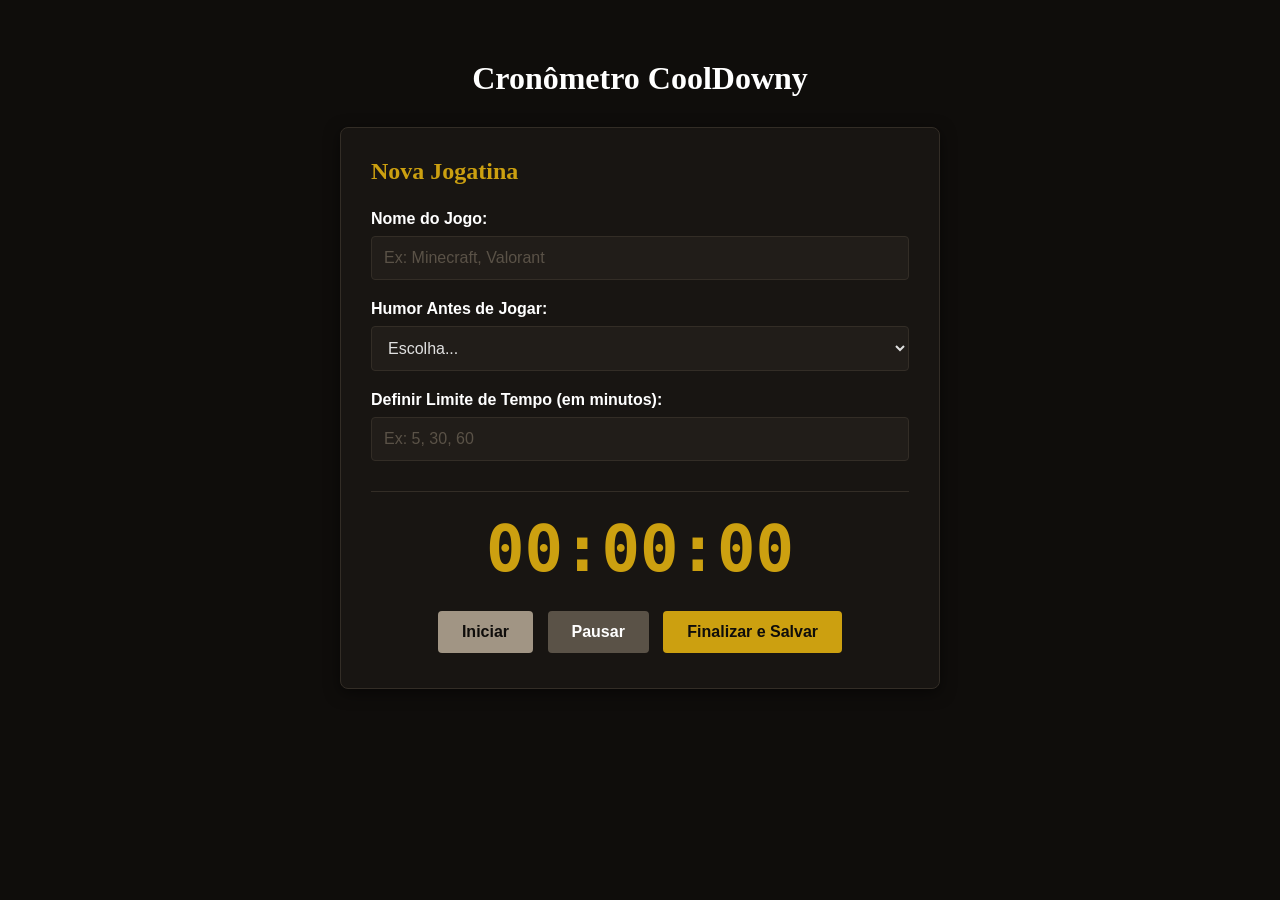
<file: index.html>
<!DOCTYPE html>
<html lang="pt-BR">
<head>
    <meta charset="UTF-8">
    <meta name="viewport" content="width=device-width, initial-scale=1.0">
    <title>CoolDowny</title>
    <style>
        body { 
            font-family: 'Segoe UI', Tahoma, Geneva, Verdana, sans-serif; 
            background-color: #0f0d0b; 
            color: #ffffff; 
            padding: 20px; 
            margin: 0;
        }
        
        .container { 
            max-width: 600px; 
            margin: 40px auto; 
        }

        h1 {
            font-family: Georgia, serif;
            color: #ffffff;
            text-align: center;
            margin-bottom: 30px;
        }

        .bloco { 
            background-color: #181512; 
            padding: 30px; 
            border-radius: 8px; 
            border: 1px solid #332d26;
            box-shadow: 0 4px 15px rgba(0,0,0,0.5);
        }
        
        h2 { 
            font-family: Georgia, serif;
            color: #cca010; 
            margin-top: 0;
            margin-bottom: 25px;
        }
        
        .campo { 
            margin-bottom: 20px; 
        }
        
        label { 
            display: block; 
            margin-bottom: 8px; 
            font-weight: bold; 
            color: #ffffff;
        }
        
        input, select { 
            padding: 12px; 
            width: 100%; 
            box-sizing: border-box; 
            background-color: #211d19; 
            color: #e0e0e0; 
            border: 1px solid #332d26; 
            border-radius: 4px;
            font-family: 'Segoe UI', sans-serif;
            font-size: 1rem;
        }

        input::placeholder {
            color: #5a5247;
        }
        
        /* Área do Cronômetro */
        .cronometro-box { 
            text-align: center; 
            margin-top: 30px; 
            padding-top: 20px;
            border-top: 1px solid #332d26;
        }
        
        .display { 
            font-size: 4rem; 
            font-family: monospace; 
            color: #cca010; 
            margin-bottom: 20px; 
            font-weight: bold;
        }

        /* Alerta visual para quando o tempo for excedido */
        .display.excedido {
            color: #ff4a4a;
        }
        
        button { 
            font-family: 'Segoe UI', sans-serif;
            padding: 12px 24px; 
            margin: 5px; 
            cursor: pointer; 
            font-weight: bold; 
            border-radius: 4px; 
            border: none; 
            font-size: 1rem;
            transition: background-color 0.2s ease, transform 0.1s ease;
        }
        
        .btn-play { 
            background-color: #a19584; 
            color: #0f0d0b; 
        }
        .btn-play:hover {
            background-color: #bcaba4;
        }

        .btn-pause { 
            background-color: #5a5247; 
            color: #ffffff; 
        }
        .btn-pause:hover {
            background-color: #72685b;
        }

        .btn-salvar { 
            background-color: #cca010; 
            color: #0f0d0b; 
        }
        .btn-salvar:hover { 
            background-color: #e6b312; 
        }
    </style>
</head>
<body>

<div class="container">
    <h1>Cronômetro CoolDowny</h1>

    <div class="bloco">
        <h2>Nova Jogatina</h2>
        
        <form onsubmit="salvarSessao(event)">
            <div class="campo">
                <label>Nome do Jogo:</label>
                <input type="text" id="input-jogo" required placeholder="Ex: Minecraft, Valorant">
            </div>

            <div class="campo">
                <label>Humor Antes de Jogar:</label>
                <select id="select-humor" required>
                    <option value="" style="color: #5a5247;">Escolha...</option>
                    <option value="Feliz">Feliz / Relaxado</option>
                    <option value="Ansioso">Ansioso</option>
                    <option value="Cansado">Cansado</option>
                    <option value="Estressado">Estressado</option>
                </select>
            </div>

            <div class="campo">
                <label>Definir Limite de Tempo (em minutos):</label>
                <input type="number" id="input-limite" min="1" placeholder="Ex: 5, 30, 60">
            </div>

            <div class="cronometro-box">
                <div class="display" id="display-tempo">00:00:00</div>
                
                <button type="button" class="btn-play" onclick="iniciarCronometro()">Iniciar</button>
                <button type="button" class="btn-pause" onclick="pausarCronometro()">Pausar</button>
                <button type="submit" class="btn-salvar">Finalizar e Salvar</button>
            </div>
        </form>
    </div>
</div>

<script>
    const URL_API = 'http://localhost:3000/sessoes';
    let segundosContados = 0;
    let segundosExcedidos = 0; // Nova variável para armazenar o tempo extra
    let intervaloDoTimer = null;
    let alertaDisparado = false; // Evita que o áudio e o alert travem o navegador em loop

    /* LÓGICA DO CRONÔMETRO */
    function iniciarCronometro() {
        if (intervaloDoTimer !== null) return; 

        intervaloDoTimer = setInterval(function() {
            segundosContados++;
            
            const limiteMinutos = document.getElementById('input-limite').value;
            
            if (limiteMinutos) {
                const limiteSegundos = limiteMinutos * 60;
                
                // Se passou do limite
                if (segundosContados > limiteSegundos) {
                    segundosExcedidos++;
                    document.getElementById('display-tempo').classList.add('excedido');
                    
                    // Dispara o alerta apenas na primeira vez que ultrapassar
                    if (!alertaDisparado) {
                        alertaDisparado = true;
                        
                        // Som de alerta
                        let audioCtx = new (window.AudioContext || window.webkitAudioContext)();
                        let osc = audioCtx.createOscillator();
                        osc.connect(audioCtx.destination);
                        osc.start();
                        osc.stop(0.5); 

                        // O alert é opcional aqui, pois ele pausa a execução do JS enquanto aberto.
                        // Se preferir que o tempo continue contando de fundo mesmo com o alert na tela,
                        // o ideal seria usar um modal customizado, mas mantive o alert para seguir seu padrão:
                        setTimeout(() => { 
                            alert("Alerta: Você atingiu o limite de tempo estipulado para a jogatina!"); 
                        }, 10);
                    }
                }
            }

            document.getElementById('display-tempo').innerText = converterSegundosParaTexto(segundosContados);
        }, 1000);
    }

    function pausarCronometro() {
        clearInterval(intervaloDoTimer);
        intervaloDoTimer = null;
    }

    function converterSegundosParaTexto(totalSegundos) {
        let horas = Math.floor(totalSegundos / 3600);
        let minutos = Math.floor((totalSegundos % 3600) / 60);
        let segundos = totalSegundos % 60;

        if (horas < 10) horas = "0" + horas;
        if (minutos < 10) minutos = "0" + minutos; // Corrigido o bug do 'minutes'
        if (segundos < 10) segundos = "0" + segundos;

        return horas + ":" + minutos + ":" + segundos;
    }

    /* ENVIO PARA O SERVIDOR */
    function salvarSessao(evento) {
        evento.preventDefault(); 
        pausarCronometro();

        const nomeJogo = document.getElementById('input-jogo').value;
        const humorAntes = document.getElementById('select-humor').value;

        // O objeto agora envia também o tempo excedido
        const novaJogatina = {
            jogo: nomeJogo,
            humor: humorAntes,
            tempo: segundosContados,
            tempoExcedido: segundosExcedidos // Adicionado aqui
        };

        fetch(URL_API, {
            method: 'POST',
            headers: { 'Content-Type': 'application/json' },
            body: JSON.stringify(novaJogatina)
        })
        .then(function() {
            alert("Sucesso! Jogatina salva no servidor.");
            
            // Resetando todas as variáveis de controle
            segundosContados = 0;
            segundosExcedidos = 0;
            alertaDisparado = false;
            
            document.getElementById('display-tempo').classList.remove('excedido');
            document.getElementById('display-tempo').innerText = "00:00:00";
            document.getElementById('input-jogo').value = "";
            document.getElementById('select-humor').value = "";
            document.getElementById('input-limite').value = "";
        })
        .catch(function(erro) {
            console.error("Erro ao salvar:", erro);
            alert("Não foi possível conectar ao JSONServer. Verifique se ele está rodando.");
        });
    }
</script>
</body>
</html>
</file>
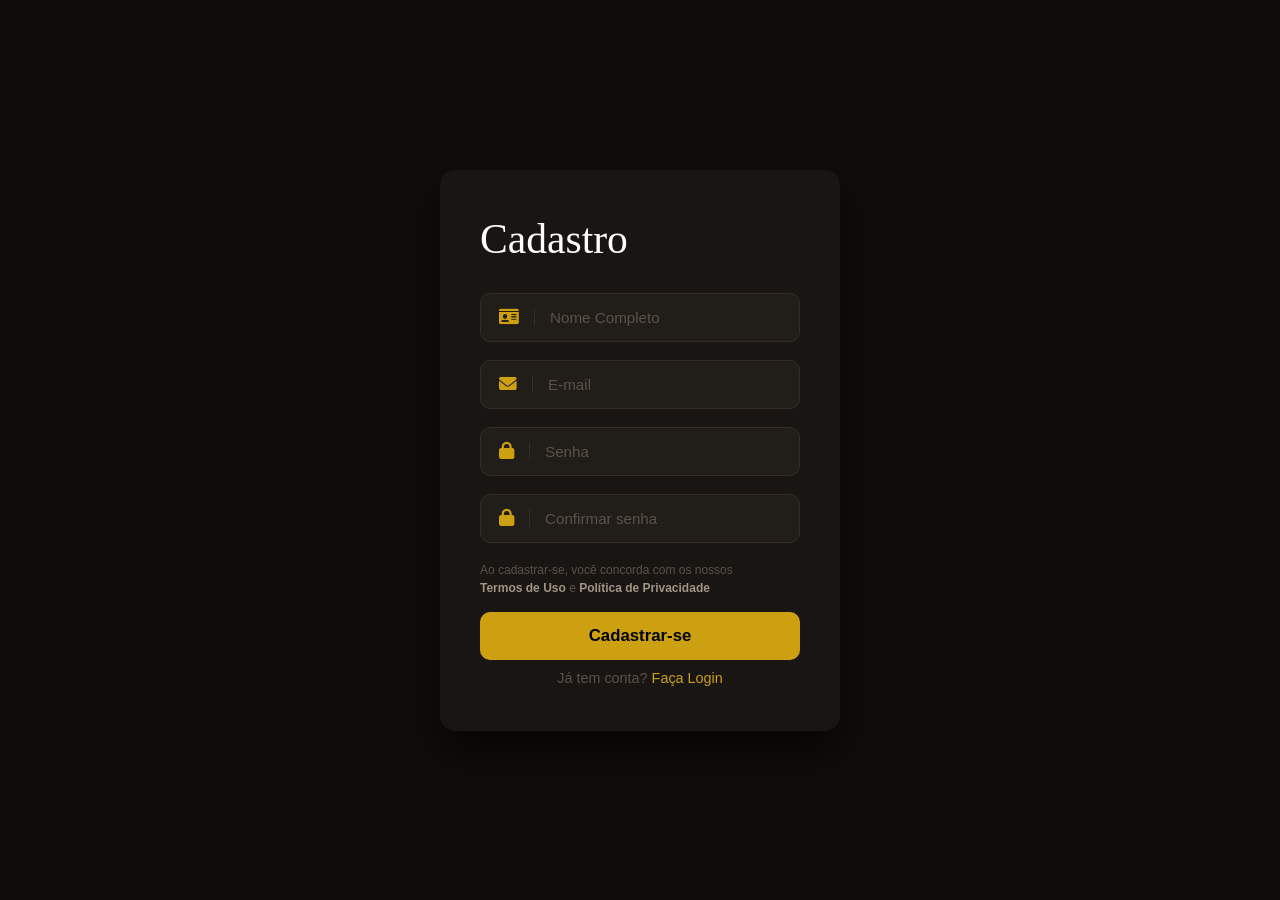
<file: cadastro.html>
<!DOCTYPE html>
<html lang="pt-br">
<head>
    <meta charset="UTF-8">
    <title>Cadastro</title>
    <link rel="stylesheet" href="css/cadastro.css">
    <link rel="stylesheet" href="https://cdnjs.cloudflare.com/ajax/libs/font-awesome/6.0.0/css/all.min.css">
</head>
<body>
    <div class="card">
        <h1>Cadastro</h1>
        <form id="formCadastro">
            <div class="input-box"><i class="fa-solid fa-id-card"></i><input type="text" id="nome" placeholder="Nome Completo" required autocomplete="off"></div>
            <div class="input-box"><i class="fa-solid fa-envelope"></i><input type="email" id="email" placeholder="E-mail" required autocomplete="off"></div>
            <div class="input-box"><i class="fa-solid fa-lock"></i><input type="password" id="senha" placeholder="Senha" required></div>
            <div class="input-box"><i class="fa-solid fa-lock"></i><input type="password" id="confirmar" placeholder="Confirmar senha" required></div>
            
            <p class="terms">Ao cadastrar-se, você concorda com os nossos <br> <strong>Termos de Uso</strong> e <strong>Política de Privacidade</strong></p>
            
            <button type="submit" class="btn">Cadastrar-se</button>
            <p class="link">Já tem conta? <a href="login.html">Faça Login</a></p>
        </form>
    </div>

    <script>
        const form = document.getElementById('formCadastro');

        form.onsubmit = function(event) {
            event.preventDefault();

            const nome = document.getElementById('nome').value;
            const email = document.getElementById('email').value;
            const senha = document.getElementById('senha').value;
            const confirmar = document.getElementById('confirmar').value;

            if (senha !== confirmar) {
                alert("As senhas não coincidem!");
                return;
            }

            const novoUsuario = { nome, email, senha };

            fetch('http://localhost:3000/usuarios', {
                method: 'POST',
                headers: {
                    'Content-Type': 'application/json'
                },
                body: JSON.stringify(novoUsuario)
            })
            .then(resposta => {
                if (!resposta.ok) throw new Error('Erro ao salvar');
                return resposta.json();
            })
            .then(usuarioSalvo => {
                const usuarioLogado = { nome: usuarioSalvo.nome, email: usuarioSalvo.email, id: usuarioSalvo.id };
                localStorage.setItem('usuarioLogado', JSON.stringify(usuarioLogado));
                alert("Cadastrado com sucesso!");
                window.location.href = "inicio.html";
            })
            .catch(erro => {
                alert("Erro ao salvar o usuário. Verifique se o json-server está rodando (npm run server).");
                console.error(erro);
            });
        };
    </script>
</body>
</html>
</file>
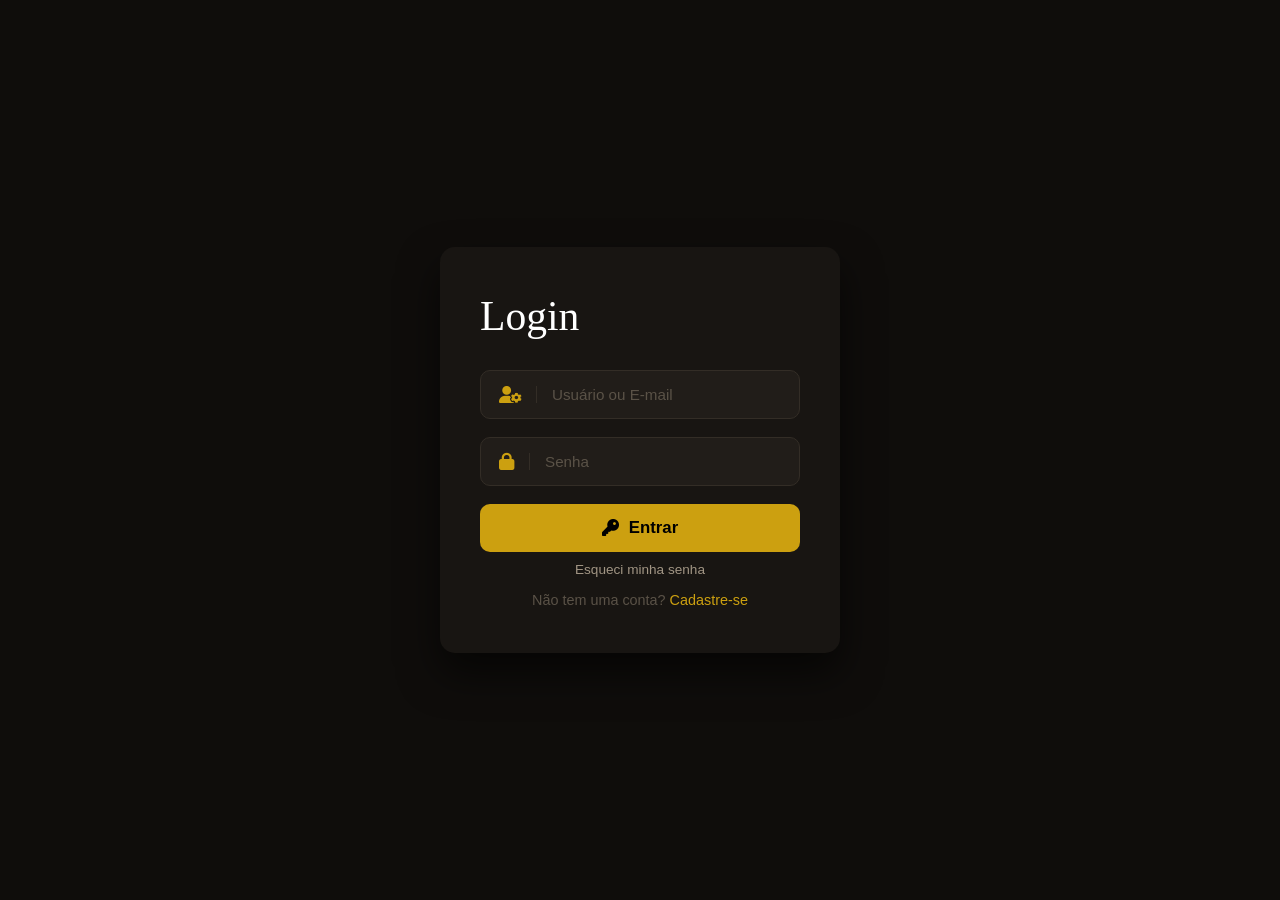
<file: login.html>
<!DOCTYPE html>
<html lang="pt-br">
<head>
    <meta charset="UTF-8">
    <title>Login</title>
    <link rel="stylesheet" href="css/login.css">
    <link rel="stylesheet" href="https://cdnjs.cloudflare.com/ajax/libs/font-awesome/6.0.0/css/all.min.css">
</head>
<body>
    <div class="card">
        <h1>Login</h1>
        <form id="formLogin">
            <div class="input-box"><i class="fa-solid fa-user-gear"></i><input type="text" id="loginUser" placeholder="Usuário ou E-mail" required autocomplete="off"></div>
            <div class="input-box"><i class="fa-solid fa-lock"></i><input type="password" id="loginSenha" placeholder="Senha" required></div>
            
            <button type="submit" class="btn"><i class="fa-solid fa-key"></i> Entrar</button>
            
            <a href="#" class="forgot">Esqueci minha senha</a>
            <p class="link">Não tem uma conta? <a href="cadastro.html">Cadastre-se</a></p>
        </form>
    </div>

    <script>
        const form = document.getElementById('formLogin');

        form.onsubmit = function(event) {
            event.preventDefault();

            const usuarioDigitado = document.getElementById('loginUser').value;
            const senhaDigitada = document.getElementById('loginSenha').value;

            fetch('http://localhost:3000/usuarios')
            .then(resposta => resposta.json())
            .then(listaUsuarios => {
                const usuarioEncontrado = listaUsuarios.find(user => 
                    (user.email === usuarioDigitado || user.nome === usuarioDigitado) && user.senha === senhaDigitada
                );

                if (usuarioEncontrado) {
                    const usuarioLogado = { nome: usuarioEncontrado.nome, email: usuarioEncontrado.email, id: usuarioEncontrado.id };
                    localStorage.setItem('usuarioLogado', JSON.stringify(usuarioLogado));
                    alert("Login aceito! Bem-vindo, " + usuarioEncontrado.nome);
                    window.location.href = "inicio.html";
                } else {
                    alert("Usuário ou senha incorretos.");
                }
            })
            .catch(erro => {
                alert("Erro ao conectar com o servidor. Verifique se o json-server está rodando (npm run server).");
                console.error(erro);
            });
        };
    </script>
</body>
</html>
</file>
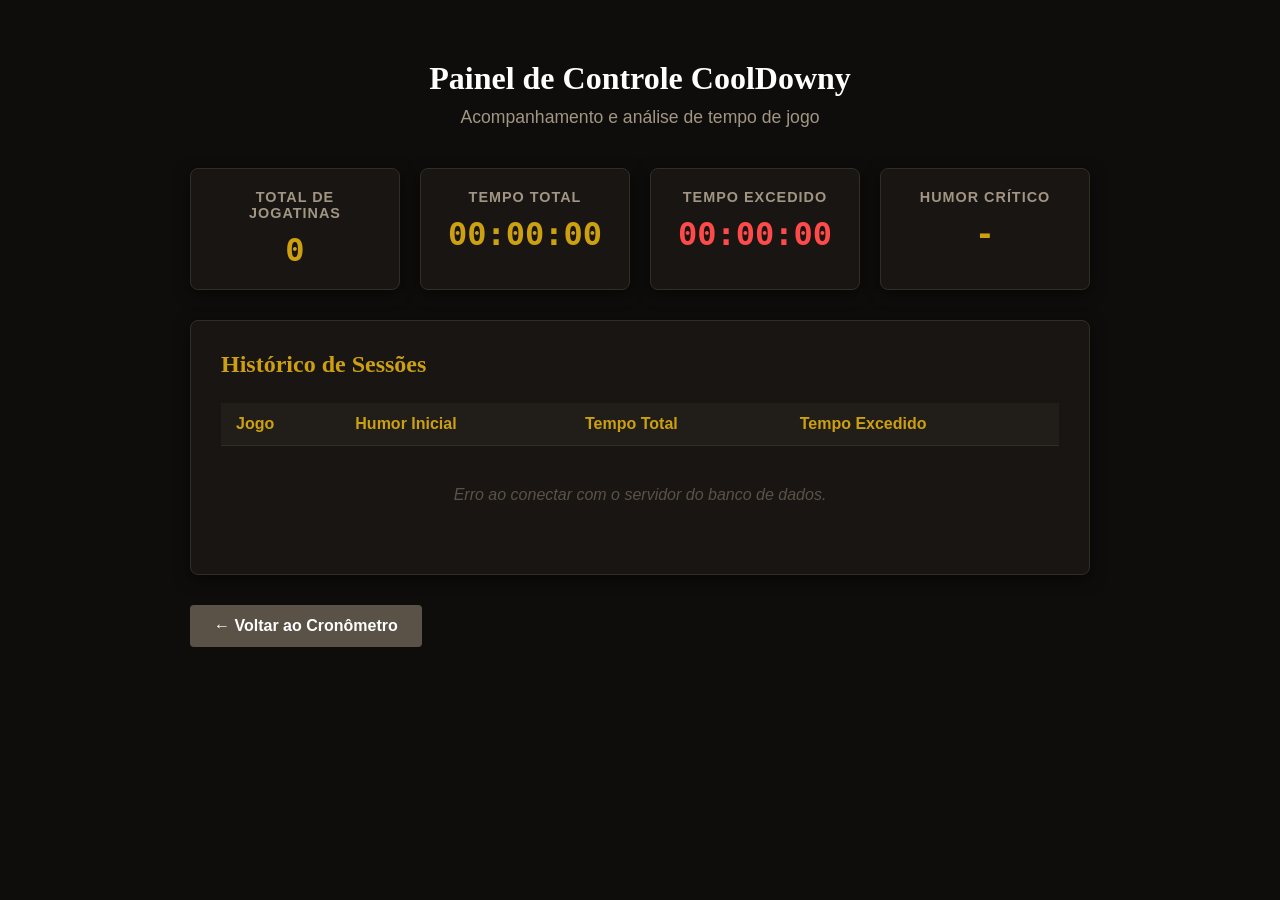
<file: relatorio.html>
<!DOCTYPE html>
<html lang="pt-BR">
<head>
    <meta charset="UTF-8">
    <meta name="viewport" content="width=device-width, initial-scale=1.0">
    <title>CoolDowny - Relatórios e Estatísticas</title>
    <style>
        body { 
            font-family: 'Segoe UI', Tahoma, Geneva, Verdana, sans-serif; 
            background-color: #0f0d0b; 
            color: #ffffff; 
            padding: 20px; 
            margin: 0;
        }
        
        .container { 
            max-width: 900px; 
            margin: 40px auto; 
        }

        h1 {
            font-family: Georgia, serif;
            color: #ffffff;
            text-align: center;
            margin-bottom: 10px;
        }

        .subtitulo {
            text-align: center;
            color: #a19584;
            margin-bottom: 40px;
            font-size: 1.1rem;
        }

        /* Grid de Cards de Destaque */
        .dashboard-cards {
            display: grid;
            grid-template-columns: repeat(auto-fit, minmax(200px, 1fr));
            gap: 20px;
            margin-bottom: 30px;
        }

        .card {
            background-color: #181512;
            border: 1px solid #332d26;
            border-radius: 8px;
            padding: 20px;
            text-align: center;
            box-shadow: 0 4px 15px rgba(0,0,0,0.5);
        }

        .card h3 {
            margin: 0 0 10px 0;
            color: #a19584;
            font-size: 0.9rem;
            text-transform: uppercase;
            letter-spacing: 1px;
        }

        .card .valor {
            font-size: 2rem;
            font-family: monospace;
            color: #cca010;
            font-weight: bold;
        }

        .card .valor.alerta {
            color: #ff4a4a;
        }

        .bloco { 
            background-color: #181512; 
            padding: 30px; 
            border-radius: 8px; 
            border: 1px solid #332d26;
            box-shadow: 0 4px 15px rgba(0,0,0,0.5);
            margin-bottom: 30px;
        }
        
        h2 { 
            font-family: Georgia, serif;
            color: #cca010; 
            margin-top: 0;
            margin-bottom: 25px;
        }

        /* Estilização da Tabela */
        .tabela-container {
            overflow-x: auto;
        }

        table {
            width: 100%;
            border-collapse: collapse;
            text-align: left;
        }

        th, td {
            padding: 12px 15px;
            border-bottom: 1px solid #332d26;
        }

        th {
            background-color: #211d19;
            color: #cca010;
            font-weight: 600;
        }

        tr:hover {
            background-color: #1f1b17;
        }

        .badge-humor {
            padding: 4px 8px;
            border-radius: 4px;
            font-size: 0.85rem;
            font-weight: bold;
        }

        .humor-Feliz { background-color: #2e7d32; color: #fff; }
        .humor-Ansioso { background-color: #ef6c00; color: #fff; }
        .humor-Cansado { background-color: #455a64; color: #fff; }
        .humor-Estressado { background-color: #c62828; color: #fff; }

        .texto-excedido {
            color: #ff4a4a;
            font-weight: bold;
        }

        .btn-voltar {
            font-family: 'Segoe UI', sans-serif;
            padding: 12px 24px;
            cursor: pointer;
            font-weight: bold;
            border-radius: 4px;
            border: none;
            font-size: 1rem;
            background-color: #5a5247;
            color: #ffffff;
            text-decoration: none;
            display: inline-block;
            transition: background-color 0.2s ease;
        }

        .btn-voltar:hover {
            background-color: #72685b;
        }

        .sem-dados {
            text-align: center;
            color: #5a5247;
            padding: 40px 0;
            font-style: italic;
        }
    </style>
</head>
<body>

<div class="container">
    <h1>Painel de Controle CoolDowny</h1>
    <div class="subtitulo">Acompanhamento e análise de tempo de jogo</div>

    <div class="dashboard-cards">
        <div class="card">
            <h3>Total de Jogatinas</h3>
            <div class="valor" id="metric-total-sessoes">0</div>
        </div>
        <div class="card">
            <h3>Tempo Total</h3>
            <div class="valor" id="metric-tempo-total">00:00:00</div>
        </div>
        <div class="card">
            <h3>Tempo Excedido</h3>
            <div class="valor alerta" id="metric-tempo-excedido">00:00:00</div>
        </div>
        <div class="card">
            <h3>Humor Crítico</h3>
            <div class="valor" id="metric-humor-comum">-</div>
        </div>
    </div>

    <div class="bloco">
        <h2>Histórico de Sessões</h2>
        
        <div class="tabela-container">
            <table>
                <thead>
                    <tr>
                        <th>Jogo</th>
                        <th>Humor Inicial</th>
                        <th>Tempo Total</th>
                        <th>Tempo Excedido</th>
                    </tr>
                </thead>
                <tbody id="tabela-corpo">
                    <!-- Preenchido via JavaScript -->
                </tbody>
            </table>
            <div id="mensagem-vazia" class="sem-dados" style="display: none;">
                Nenhuma jogatina registrada até o momento.
            </div>
        </div>
    </div>

    <a href="index.html" class="btn-voltar">← Voltar ao Cronômetro</a>
</div>

<script>
    const URL_API = 'http://localhost:3000/sessoes';

    window.onload = () => {
        carregarRelatorios();
    };

    function carregarRelatorios() {
        fetch(URL_API)
            .then(resposta => resposta.json())
            .then(dados => {
                renderizarDashboard(dados);
            })
            .catch(erro => {
                console.error("Erro ao carregar dados:", erro);
                document.getElementById('mensagem-vazia').innerText = "Erro ao conectar com o servidor do banco de dados.";
                document.getElementById('mensagem-vazia').style.display = "block";
            });
    }

    function converterSegundosParaTexto(totalSegundos) {
        let horas = Math.floor(totalSegundos / 3600);
        let minutos = Math.floor((totalSegundos % 3600) / 60);
        let segundos = totalSegundos % 60;

        if (horas < 10) horas = "0" + horas;
        if (minutos < 10) minutos = "0" + minutos;
        if (segundos < 10) segundos = "0" + segundos;

        return horas + ":" + minutos + ":" + segundos;
    }

    function renderizarDashboard(sessoes) {
        const corpoTabela = document.getElementById('tabela-corpo');
        const msgVazia = document.getElementById('mensagem-vazia');
        
        corpoTabela.innerHTML = "";

        if (!sessoes || sessoes.length === 0) {
            msgVazia.style.display = "block";
            return;
        } else {
            msgVazia.style.display = "none";
        }

        let totalSegundos = 0;
        let totalExcedido = 0;
        let contagemHumor = {};

        sessoes.forEach(sessao => {
            totalSegundos += sessao.tempo || 0;
            totalExcedido += sessao.tempoExcedido || 0;

            if(sessao.humor) {
                contagemHumor[sessao.humor] = (contagemHumor[sessao.humor] || 0) + 1;
            }

            const tr = document.createElement('tr');

            const txtExcedido = sessao.tempoExcedido > 0 
                ? `<span class="texto-excedido">${converterSegundosParaTexto(sessao.tempoExcedido)}</span>`
                : `<span>00:00:00</span>`;

            tr.innerHTML = `
                <td><strong>${sessao.jogo}</strong></td>
                <td><span class="badge-humor humor-${sessao.humor}">${sessao.humor}</span></td>
                <td>${converterSegundosParaTexto(sessao.tempo)}</td>
                <td>${txtExcedido}</td>
            `;

            corpoTabela.appendChild(tr);
        });

        document.getElementById('metric-total-sessoes').innerText = sessoes.length;
        document.getElementById('metric-tempo-total').innerText = converterSegundosParaTexto(totalSegundos);
        document.getElementById('metric-tempo-excedido').innerText = converterSegundosParaTexto(totalExcedido);

        let humorMaisComum = "-";
        let maiorContagem = 0;
        for (const humor in contagemHumor) {
            if (contagemHumor[humor] > maiorContagem) {
                maiorContagem = contagemHumor[humor];
                humorMaisComum = humor;
            }
        }
        document.getElementById('metric-humor-comum').innerText = humorMaisComum;
    }
</script>
</body>
</html>
</file>
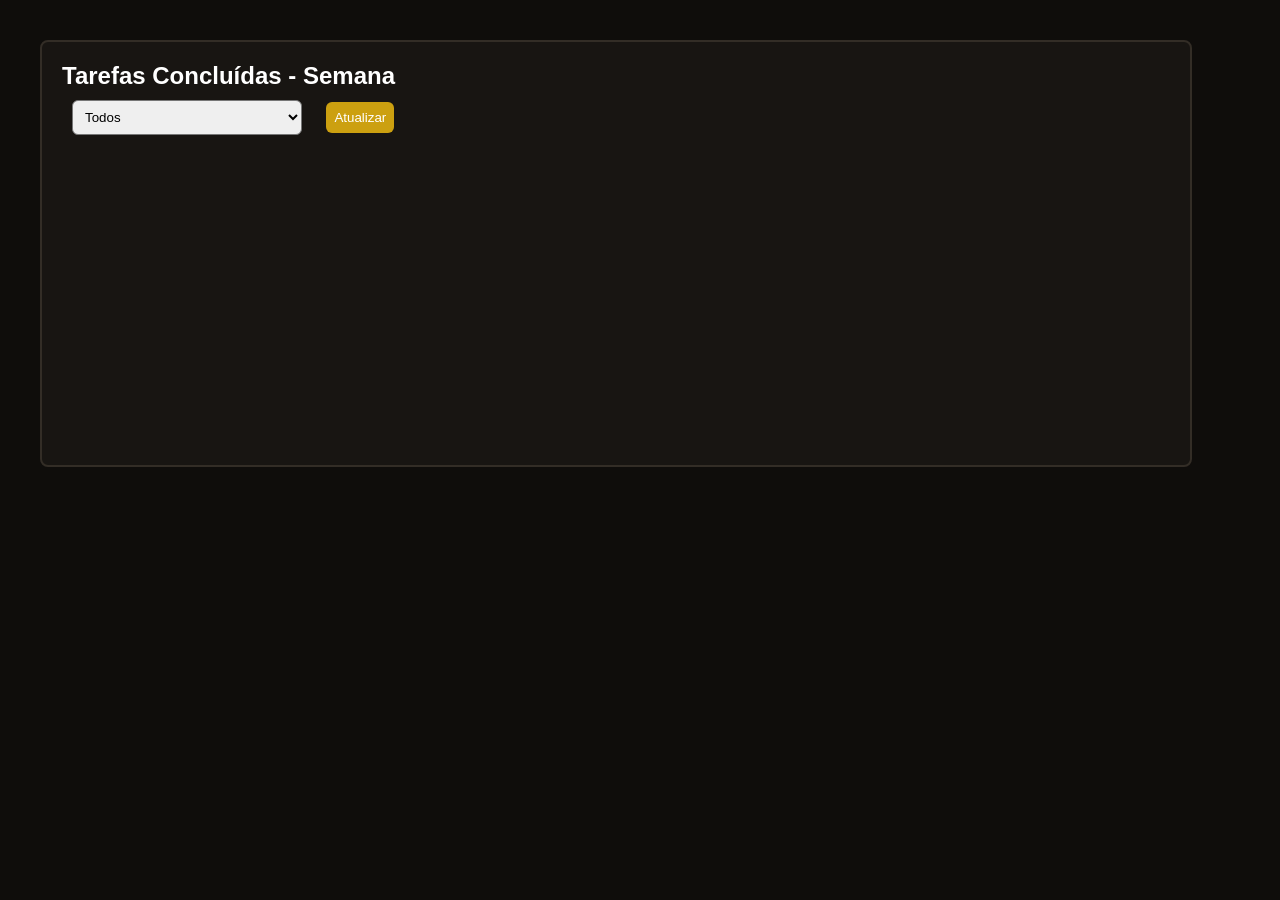
<file: relatoriosTarefas.html>
<!DOCTYPE html>
<html lang="pt-br">
<head>
    <meta charset="UTF-8">
    <meta name="viewport" content="width=device-width, initial-scale=1.0">
    <title>Relatórios</title>
    <link rel="stylesheet" href="relatoriosTarefas.css">
</head>
<body>
    <section>
        <h2>Tarefas Concluídas - Semana</h2>

        <select id="filtro">
            <option value="todos">Todos</option>
            <option value="comTarefas">Somente com tarefas realizadas</option>
        </select>

        <button id="btn-atualizar">Atualizar</button>

        <div id="grafico-semana">
            
        </div>
    </section>
    <script src="relatoriosTarefas.js"></script>
</body>
</html>
</file>
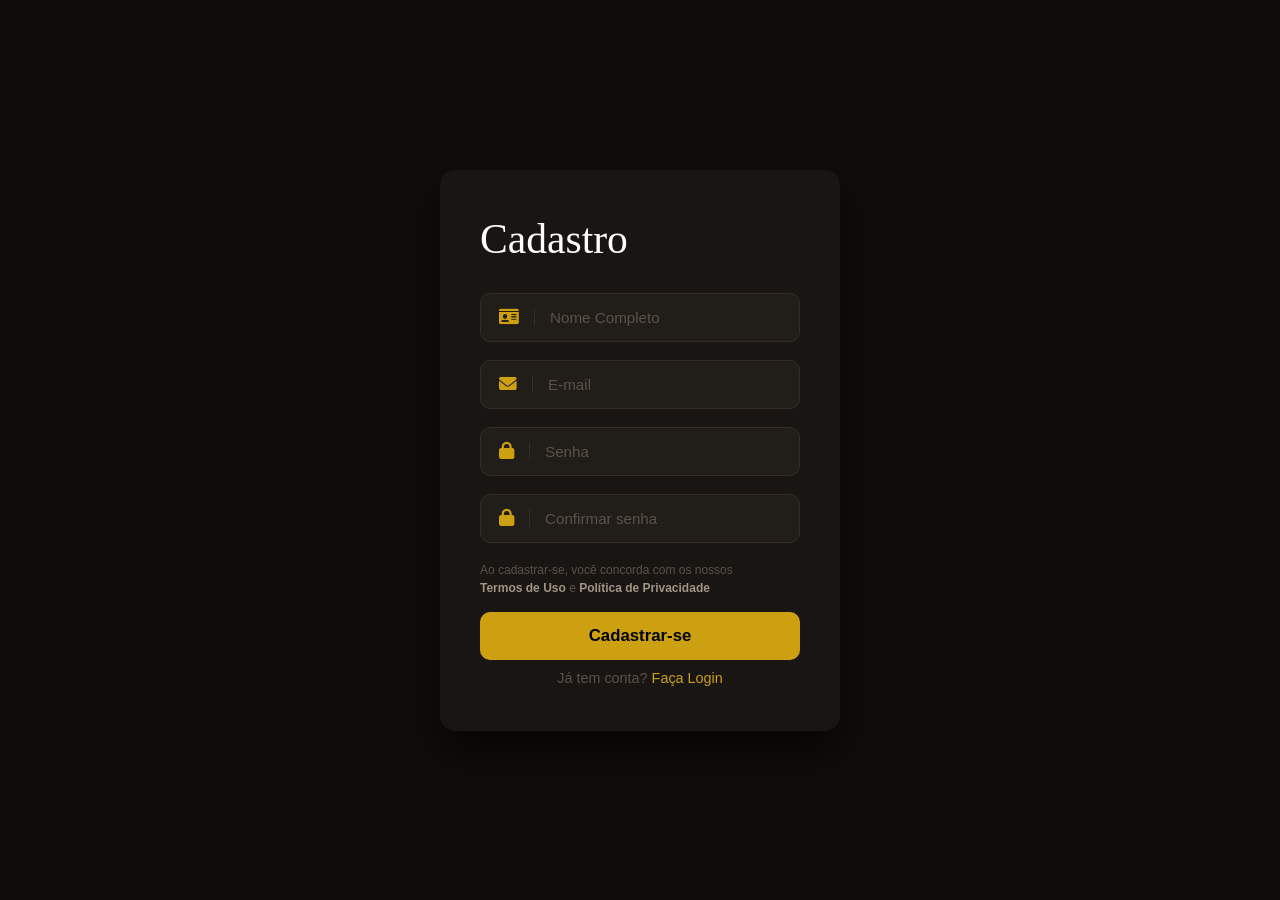
<file: CoolDowny-v2/cadastro.html>
<!DOCTYPE html>
<html lang="pt-br">
<head>
    <meta charset="UTF-8">
    <title>Cadastro</title>
    <link rel="stylesheet" href="css/cadastro.css">
    <link rel="stylesheet" href="https://cdnjs.cloudflare.com/ajax/libs/font-awesome/6.0.0/css/all.min.css">
</head>
<body>
    <div class="card">
        <h1>Cadastro</h1>
        <form id="formCadastro">
            <div class="input-box"><i class="fa-solid fa-id-card"></i><input type="text" id="nome" placeholder="Nome Completo" required autocomplete="off"></div>
            <div class="input-box"><i class="fa-solid fa-envelope"></i><input type="email" id="email" placeholder="E-mail" required autocomplete="off"></div>
            <div class="input-box"><i class="fa-solid fa-lock"></i><input type="password" id="senha" placeholder="Senha" required></div>
            <div class="input-box"><i class="fa-solid fa-lock"></i><input type="password" id="confirmar" placeholder="Confirmar senha" required></div>
            
            <p class="terms">Ao cadastrar-se, você concorda com os nossos <br> <strong>Termos de Uso</strong> e <strong>Política de Privacidade</strong></p>
            
            <button type="submit" class="btn">Cadastrar-se</button>
            <p class="link">Já tem conta? <a href="login.html">Faça Login</a></p>
        </form>
    </div>

    <script>
        const form = document.getElementById('formCadastro');

        form.onsubmit = function(event) {
            event.preventDefault();

            const nome = document.getElementById('nome').value;
            const email = document.getElementById('email').value;
            const senha = document.getElementById('senha').value;
            const confirmar = document.getElementById('confirmar').value;

            if (senha !== confirmar) {
                alert("As senhas não coincidem!");
                return;
            }

            const novoUsuario = { nome, email, senha };

            fetch('http://localhost:3000/usuarios', {
                method: 'POST',
                headers: {
                    'Content-Type': 'application/json'
                },
                body: JSON.stringify(novoUsuario)
            })
            .then(resposta => {
                if (!resposta.ok) throw new Error('Erro ao salvar');
                return resposta.json();
            })
            .then(usuarioSalvo => {
                const usuarioLogado = { nome: usuarioSalvo.nome, email: usuarioSalvo.email, id: usuarioSalvo.id };
                localStorage.setItem('usuarioLogado', JSON.stringify(usuarioLogado));
                alert("Cadastrado com sucesso!");
                window.location.href = "inicio.html";
            })
            .catch(erro => {
                alert("Erro ao salvar o usuário no servidor.");
                console.error(erro);
            });
        };
    </script>
</body>
</html>
</file>
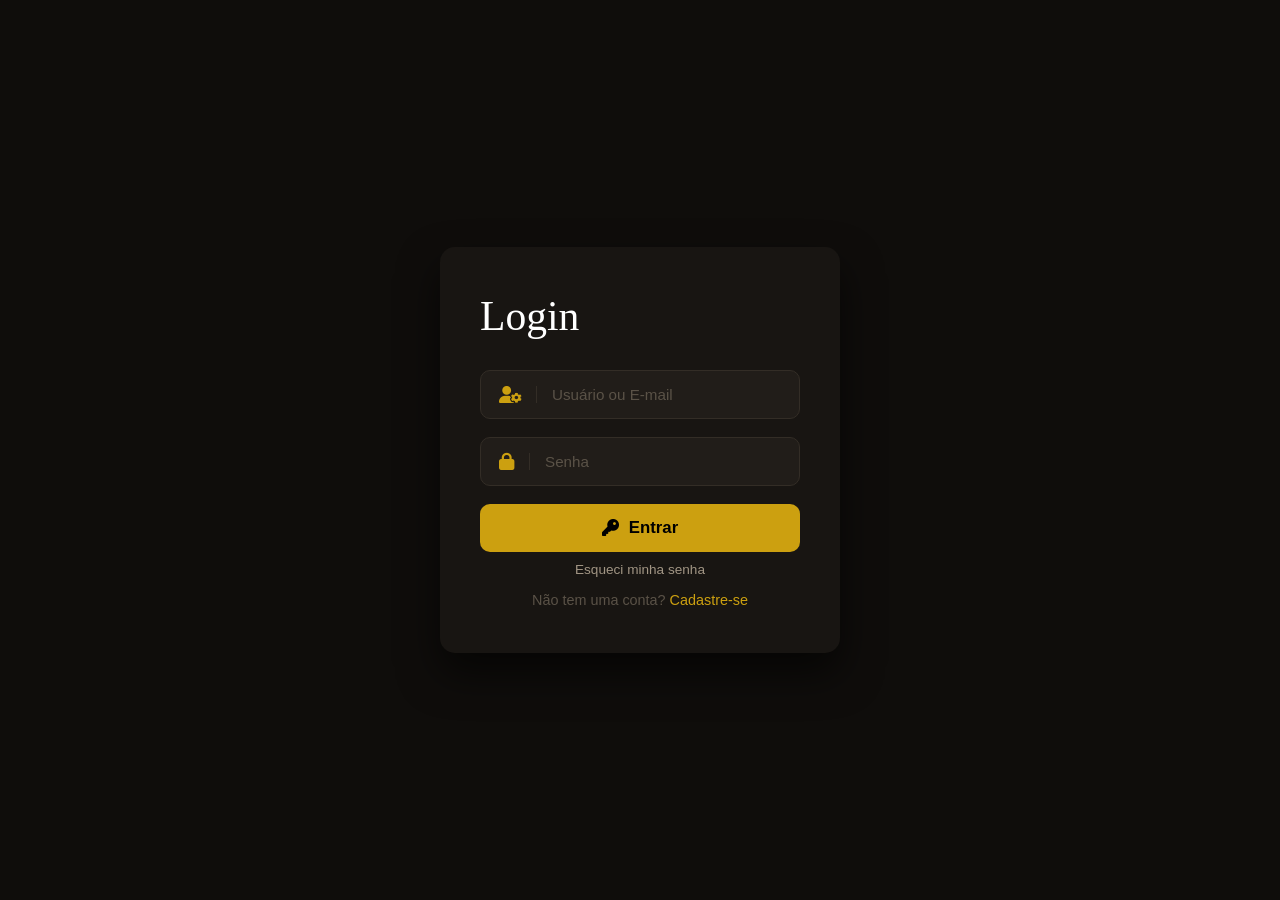
<file: CoolDowny-v2/login.html>
<!DOCTYPE html>
<html lang="pt-br">
<head>
    <meta charset="UTF-8">
    <title>Login</title>
    <link rel="stylesheet" href="css/login.css">
    <link rel="stylesheet" href="https://cdnjs.cloudflare.com/ajax/libs/font-awesome/6.0.0/css/all.min.css">
</head>
<body>
    <div class="card">
        <h1>Login</h1>
        <form id="formLogin">
            <div class="input-box"><i class="fa-solid fa-user-gear"></i><input type="text" id="loginUser" placeholder="Usuário ou E-mail" required autocomplete="off"></div>
            <div class="input-box"><i class="fa-solid fa-lock"></i><input type="password" id="loginSenha" placeholder="Senha" required></div>
            
            <button type="submit" class="btn"><i class="fa-solid fa-key"></i> Entrar</button>
            
            <a href="#" class="forgot">Esqueci minha senha</a>
            <p class="link">Não tem uma conta? <a href="cadastro.html">Cadastre-se</a></p>
        </form>
    </div>

    <script>
        const form = document.getElementById('formLogin');

        form.onsubmit = function(event) {
            event.preventDefault();

            const usuarioDigitado = document.getElementById('loginUser').value;
            const senhaDigitada = document.getElementById('loginSenha').value;

            fetch('http://localhost:3000/usuarios')
            .then(resposta => resposta.json())
            .then(listaUsuarios => {
                const usuarioEncontrado = listaUsuarios.find(user => 
                    (user.email === usuarioDigitado || user.nome === usuarioDigitado) && user.senha === senhaDigitada
                );

                if (usuarioEncontrado) {
                    const usuarioLogado = { nome: usuarioEncontrado.nome, email: usuarioEncontrado.email, id: usuarioEncontrado.id };
                    localStorage.setItem('usuarioLogado', JSON.stringify(usuarioLogado));
                    alert("Login aceito! Bem-vindo, " + usuarioEncontrado.nome);
                    window.location.href = "inicio.html";
                } else {
                    alert("Usuário ou senha incorretos.");
                }
            })
            .catch(erro => {
                alert("Erro ao conectar com o servidor.");
                console.error(erro);
            });
        };
    </script>
</body>
</html>
</file>
<file: css/cadastro.css>
* {
    margin: 0;
    padding: 0;
    box-sizing: border-box;
    font-family: 'Segoe UI', sans-serif;
}

body {
    background-color: #0f0d0b;
    display: flex;
    justify-content: center;
    align-items: center;
    min-height: 100vh;
}

.card {
    background-color: #181512;
    padding: 45px 40px;
    border-radius: 15px;
    width: 400px;
    box-shadow: 0 20px 40px rgba(0,0,0,0.6);
}

h1 {
    color: white;
    font-family: Georgia, serif;
    font-size: 2.6rem;
    margin-bottom: 30px;
    font-weight: normal;
}

.input-box {
    background-color: #211d19;
    border: 1px solid #332d26;
    border-radius: 10px;
    display: flex;
    align-items: center;
    margin-bottom: 18px;
    padding: 0 18px;
}

.input-box i {
    color: #cca010;
    font-size: 1.1rem;
    padding-right: 15px;
    border-right: 1px solid #332d26;
}

input {
    background: transparent;
    border: none;
    outline: none;
    color: #e0e0e0;
    padding: 15px;
    width: 100%;
    font-size: 0.95rem;
}

input::placeholder {
    color: #5a5247;
}

.btn {
    background-color: #cca010;
    color: #000;
    border: none;
    width: 100%;
    padding: 14px;
    border-radius: 10px;
    font-weight: bold;
    font-size: 1.05rem;
    cursor: pointer;
    margin: 15px 0 10px 0;
    transition: 0.2s;
    display: flex;
    justify-content: center;
    align-items: center;
    gap: 10px;
}

.btn:hover {
    background-color: #e6b312;
}

.terms {
    color: #5a5247;
    font-size: 0.75rem;
    line-height: 1.5;
    margin-bottom: 10px;
}

.terms strong {
    color: #a19584;
}

.forgot {
    color: #a19584;
    text-decoration: none;
    font-size: 0.85rem;
    display: block;
    text-align: center;
    margin-bottom: 15px;
}

.link {
    color: #5a5247;
    text-align: center;
    display: block;
    font-size: 0.9rem;
    margin-top: 10px;
}

.link a {
    color: #cca010;
    text-decoration: none;
}

input:-webkit-autofill,
input:-webkit-autofill:hover, 
input:-webkit-autofill:focus {
    -webkit-text-fill-color: #e0e0e0 !important;
    -webkit-box-shadow: 0 0 0px 1000px #211d19 inset !important;
    transition: background-color 5000s ease-in-out 0s;
}
</file>
<file: css/login.css>
* {
    margin: 0;
    padding: 0;
    box-sizing: border-box;
    font-family: 'Segoe UI', sans-serif;
}

body {
    background-color: #0f0d0b;
    display: flex;
    justify-content: center;
    align-items: center;
    min-height: 100vh;
}

.card {
    background-color: #181512;
    padding: 45px 40px;
    border-radius: 15px;
    width: 400px;
    box-shadow: 0 20px 40px rgba(0,0,0,0.6);
}

h1 {
    color: white;
    font-family: Georgia, serif;
    font-size: 2.6rem;
    margin-bottom: 30px;
    font-weight: normal;
}

.input-box {
    background-color: #211d19;
    border: 1px solid #332d26;
    border-radius: 10px;
    display: flex;
    align-items: center;
    margin-bottom: 18px;
    padding: 0 18px;
}

.input-box i {
    color: #cca010;
    font-size: 1.1rem;
    padding-right: 15px;
    border-right: 1px solid #332d26;
}

input {
    background: transparent;
    border: none;
    outline: none;
    color: #e0e0e0;
    padding: 15px;
    width: 100%;
    font-size: 0.95rem;
}

input::placeholder {
    color: #5a5247;
}

.btn {
    background-color: #cca010;
    color: #000;
    border: none;
    width: 100%;
    padding: 14px;
    border-radius: 10px;
    font-weight: bold;
    font-size: 1.05rem;
    cursor: pointer;
    margin: 15px 0 10px 0;
    transition: 0.2s;
    display: flex;
    justify-content: center;
    align-items: center;
    gap: 10px;
}

.btn:hover {
    background-color: #e6b312;
}

.terms {
    color: #5a5247;
    font-size: 0.75rem;
    line-height: 1.5;
    margin-bottom: 10px;
}

.terms strong {
    color: #a19584;
}

.forgot {
    color: #a19584;
    text-decoration: none;
    font-size: 0.85rem;
    display: block;
    text-align: center;
    margin-bottom: 15px;
}

.link {
    color: #5a5247;
    text-align: center;
    display: block;
    font-size: 0.9rem;
    margin-top: 10px;
}

.link a {
    color: #cca010;
    text-decoration: none;
}

input:-webkit-autofill,
input:-webkit-autofill:hover, 
input:-webkit-autofill:focus {
    -webkit-text-fill-color: #e0e0e0 !important;
    -webkit-box-shadow: 0 0 0px 1000px #211d19 inset !important;
    transition: background-color 5000s ease-in-out 0s;
}
</file>
<file: relatoriosTarefas.css>
* {
    margin: 0;
    padding: 0;
    box-sizing: border-box;
}

body {
    background-color: #0f0d0b;
    font-family: 'Segoe UI', Tahoma, Geneva, Verdana, sans-serif;
}

section {
    margin-top: 40px;
    margin-left: 40px;
    background-color: #181512;
    border: 2px solid #332d26;
    border-radius: 8px;
    width: 90%;
    padding: 20px;
}

#grafico-semana {
    display: flex;
    align-items: flex-end;
    justify-content: center;
    gap: 20px;
    height: 300px;
}

section h2 {
    color: white;
}

#filtro, #btn-atualizar {
    padding: 8px;
    margin: 10px;
    border-radius: 6px;
}

#btn-atualizar {
    color: white;
    background-color: #cca010;
    border: none;
    cursor: pointer;
    transition: background-color 0.3s ease;
}

#btn-atualizar:hover {
    background-color: #e6b312;
}

.grafico {
    height: 250px;
    display: flex;
    align-items: flex-end;
    justify-content: space-around;
    margin-top: 30px;
}

.coluna {
    display: flex;
    flex-direction: column;
    align-items: center;
}

.barra {
    width: 50px;
    background-color: #cca010;
    border-radius: 6px 6px 0 0;
}

.coluna span {
    margin-top: 10px;
    color: white;
}
</file>
<file: CoolDowny-v2/css/cadastro.css>
* {
    margin: 0;
    padding: 0;
    box-sizing: border-box;
    font-family: 'Segoe UI', sans-serif;
}

body {
    background-color: #0f0d0b;
    display: flex;
    justify-content: center;
    align-items: center;
    min-height: 100vh;
}

.card {
    background-color: #181512;
    padding: 45px 40px;
    border-radius: 15px;
    width: 400px;
    box-shadow: 0 20px 40px rgba(0,0,0,0.6);
}

h1 {
    color: white;
    font-family: Georgia, serif;
    font-size: 2.6rem;
    margin-bottom: 30px;
    font-weight: normal;
}

.input-box {
    background-color: #211d19;
    border: 1px solid #332d26;
    border-radius: 10px;
    display: flex;
    align-items: center;
    margin-bottom: 18px;
    padding: 0 18px;
}

.input-box i {
    color: #cca010;
    font-size: 1.1rem;
    padding-right: 15px;
    border-right: 1px solid #332d26;
}

input {
    background: transparent;
    border: none;
    outline: none;
    color: #e0e0e0;
    padding: 15px;
    width: 100%;
    font-size: 0.95rem;
}

input::placeholder {
    color: #5a5247;
}

.btn {
    background-color: #cca010;
    color: #000;
    border: none;
    width: 100%;
    padding: 14px;
    border-radius: 10px;
    font-weight: bold;
    font-size: 1.05rem;
    cursor: pointer;
    margin: 15px 0 10px 0;
    transition: 0.2s;
    display: flex;
    justify-content: center;
    align-items: center;
    gap: 10px;
}

.btn:hover {
    background-color: #e6b312;
}

.terms {
    color: #5a5247;
    font-size: 0.75rem;
    line-height: 1.5;
    margin-bottom: 10px;
}

.terms strong {
    color: #a19584;
}

.forgot {
    color: #a19584;
    text-decoration: none;
    font-size: 0.85rem;
    display: block;
    text-align: center;
    margin-bottom: 15px;
}

.link {
    color: #5a5247;
    text-align: center;
    display: block;
    font-size: 0.9rem;
    margin-top: 10px;
}

.link a {
    color: #cca010;
    text-decoration: none;
}

input:-webkit-autofill,
input:-webkit-autofill:hover, 
input:-webkit-autofill:focus {
    -webkit-text-fill-color: #e0e0e0 !important;
    -webkit-box-shadow: 0 0 0px 1000px #211d19 inset !important;
    transition: background-color 5000s ease-in-out 0s;
}
</file>
<file: CoolDowny-v2/css/login.css>
* {
    margin: 0;
    padding: 0;
    box-sizing: border-box;
    font-family: 'Segoe UI', sans-serif;
}

body {
    background-color: #0f0d0b;
    display: flex;
    justify-content: center;
    align-items: center;
    min-height: 100vh;
}

.card {
    background-color: #181512;
    padding: 45px 40px;
    border-radius: 15px;
    width: 400px;
    box-shadow: 0 20px 40px rgba(0,0,0,0.6);
}

h1 {
    color: white;
    font-family: Georgia, serif;
    font-size: 2.6rem;
    margin-bottom: 30px;
    font-weight: normal;
}

.input-box {
    background-color: #211d19;
    border: 1px solid #332d26;
    border-radius: 10px;
    display: flex;
    align-items: center;
    margin-bottom: 18px;
    padding: 0 18px;
}

.input-box i {
    color: #cca010;
    font-size: 1.1rem;
    padding-right: 15px;
    border-right: 1px solid #332d26;
}

input {
    background: transparent;
    border: none;
    outline: none;
    color: #e0e0e0;
    padding: 15px;
    width: 100%;
    font-size: 0.95rem;
}

input::placeholder {
    color: #5a5247;
}

.btn {
    background-color: #cca010;
    color: #000;
    border: none;
    width: 100%;
    padding: 14px;
    border-radius: 10px;
    font-weight: bold;
    font-size: 1.05rem;
    cursor: pointer;
    margin: 15px 0 10px 0;
    transition: 0.2s;
    display: flex;
    justify-content: center;
    align-items: center;
    gap: 10px;
}

.btn:hover {
    background-color: #e6b312;
}

.terms {
    color: #5a5247;
    font-size: 0.75rem;
    line-height: 1.5;
    margin-bottom: 10px;
}

.terms strong {
    color: #a19584;
}

.forgot {
    color: #a19584;
    text-decoration: none;
    font-size: 0.85rem;
    display: block;
    text-align: center;
    margin-bottom: 15px;
}

.link {
    color: #5a5247;
    text-align: center;
    display: block;
    font-size: 0.9rem;
    margin-top: 10px;
}

.link a {
    color: #cca010;
    text-decoration: none;
}

input:-webkit-autofill,
input:-webkit-autofill:hover, 
input:-webkit-autofill:focus {
    -webkit-text-fill-color: #e0e0e0 !important;
    -webkit-box-shadow: 0 0 0px 1000px #211d19 inset !important;
    transition: background-color 5000s ease-in-out 0s;
}
</file>
